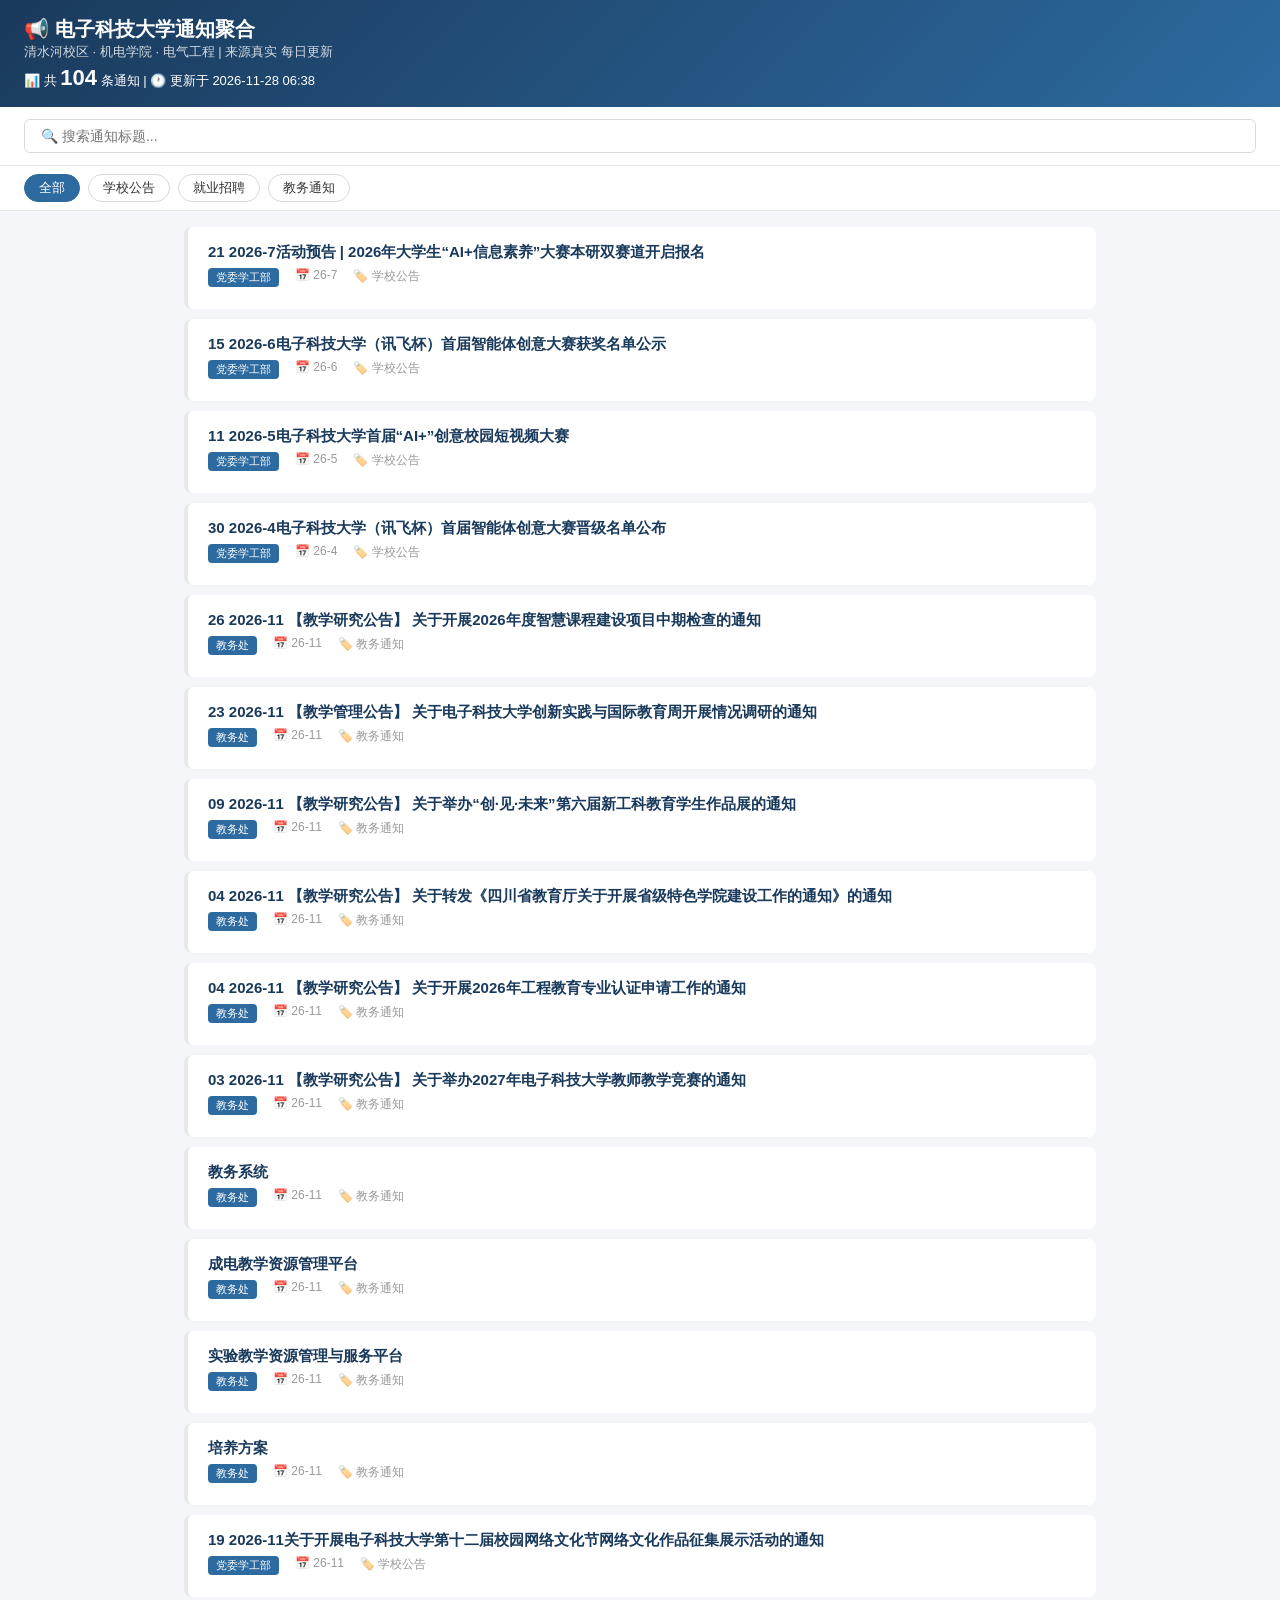
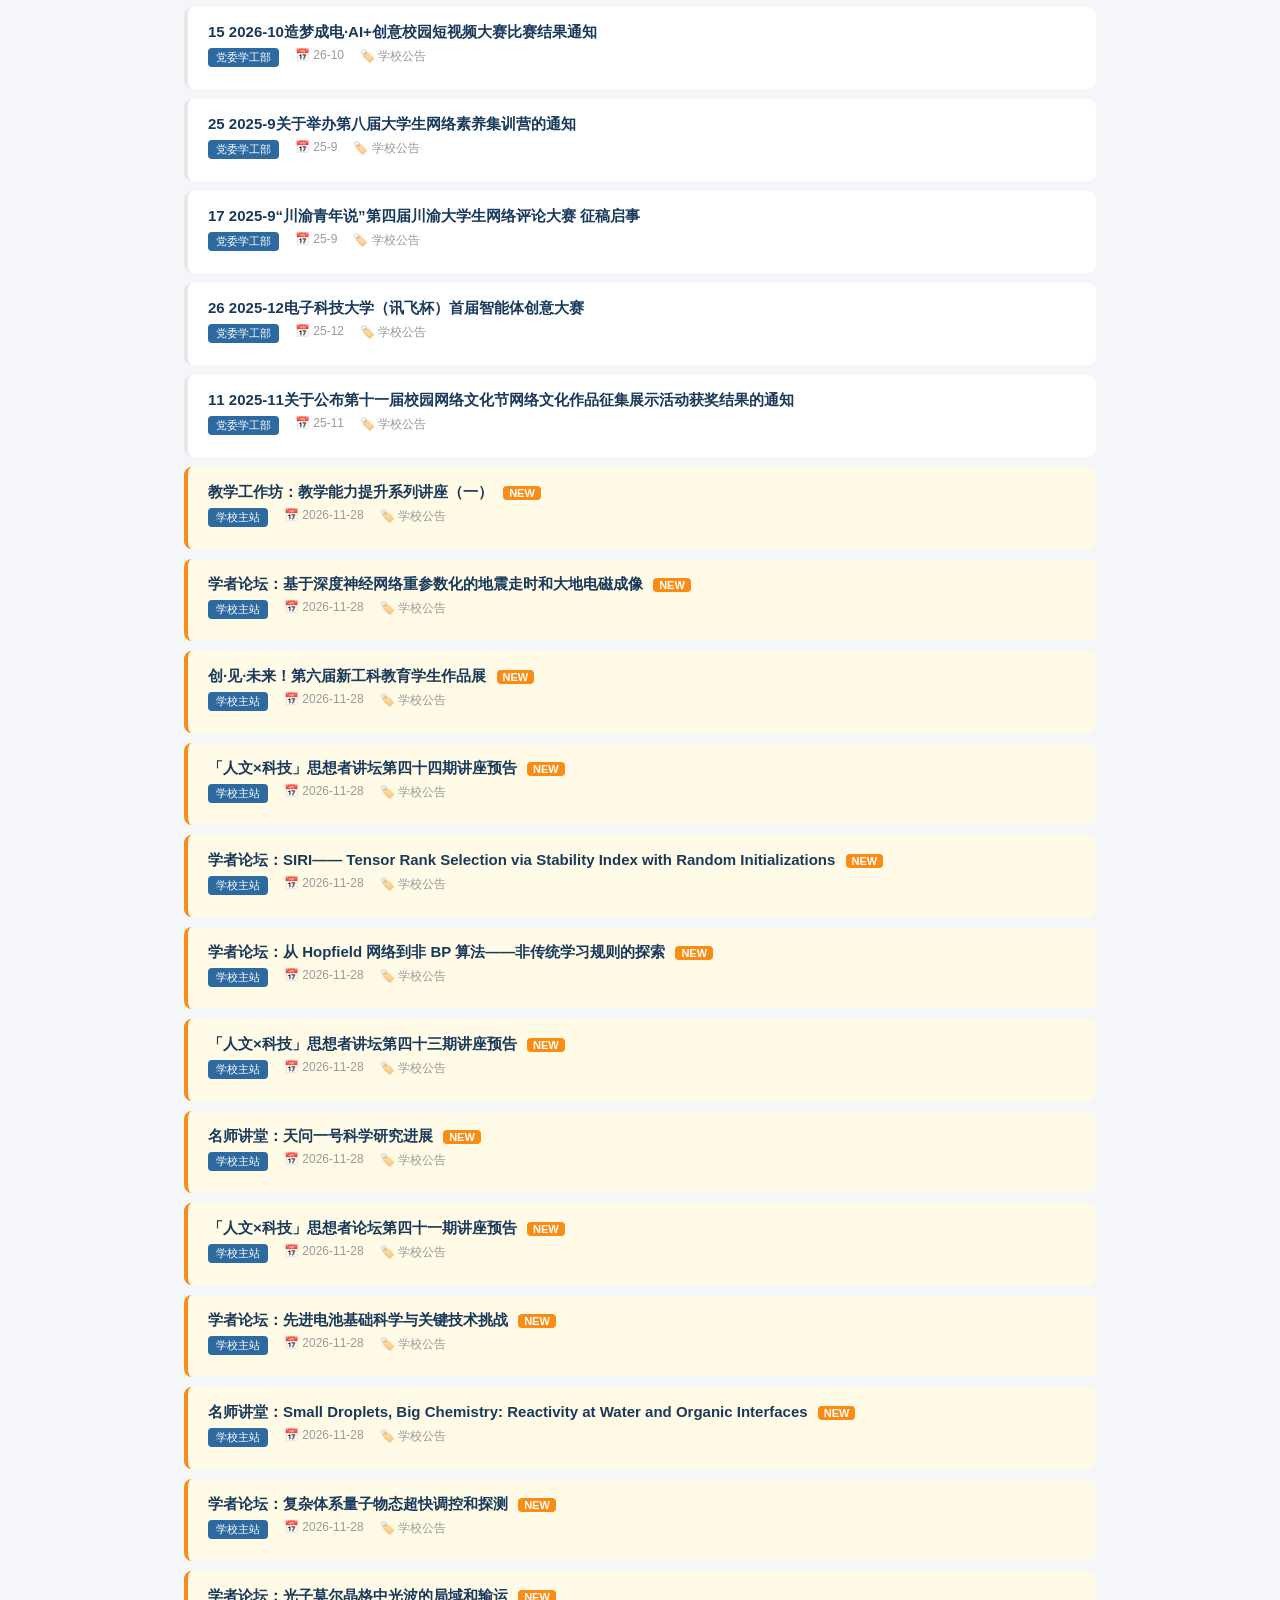
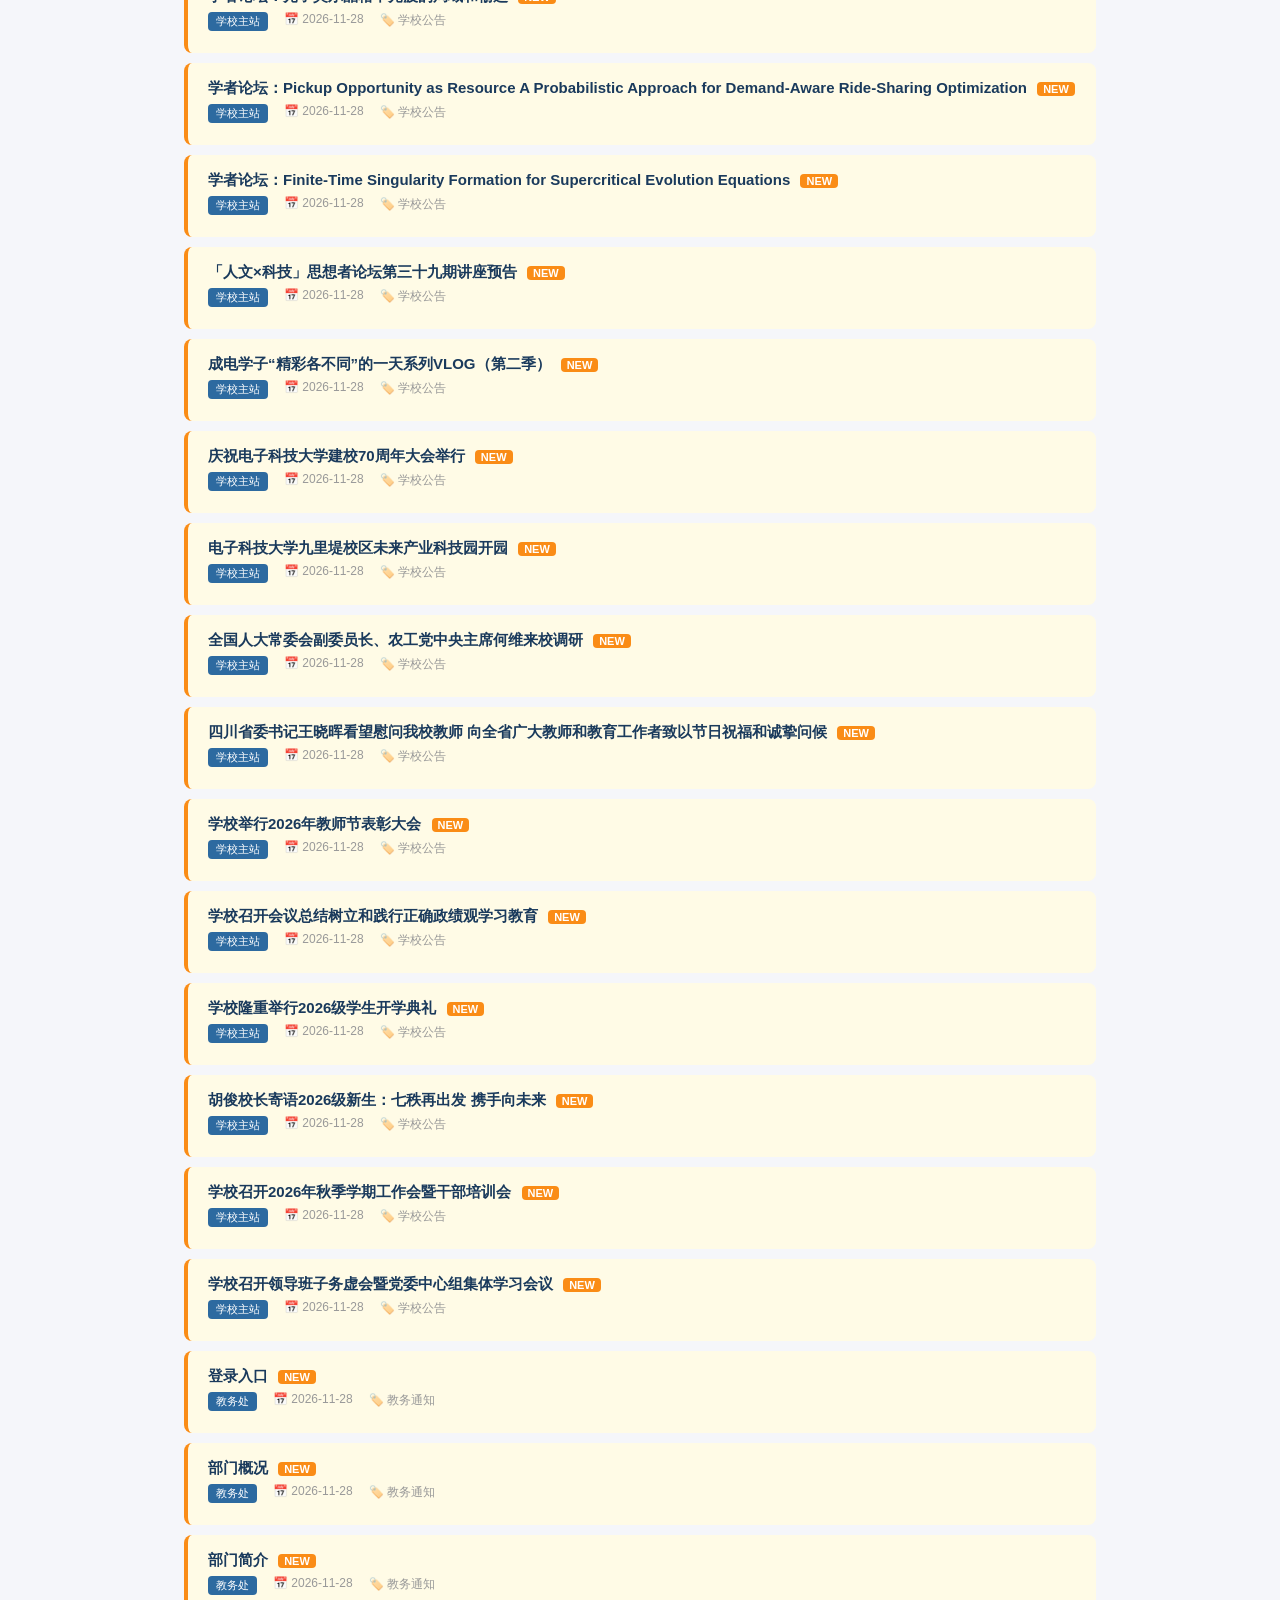
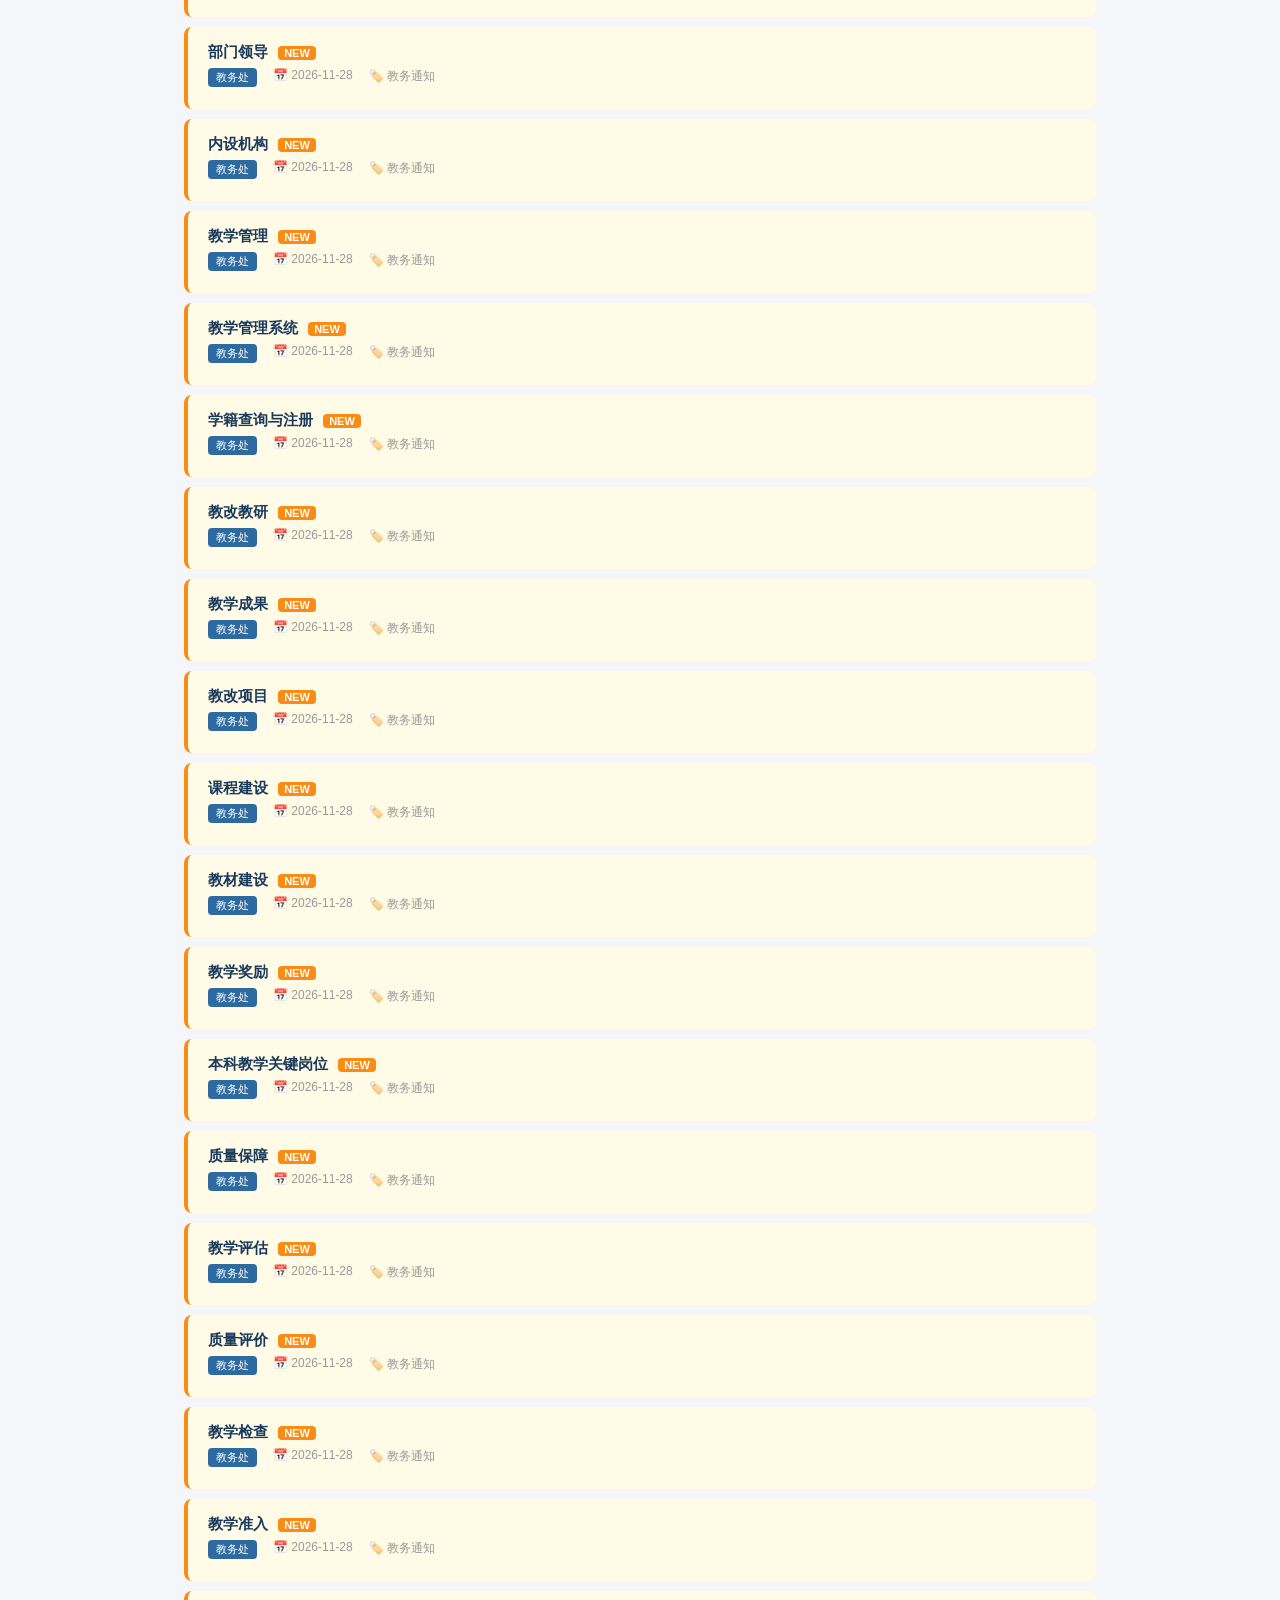
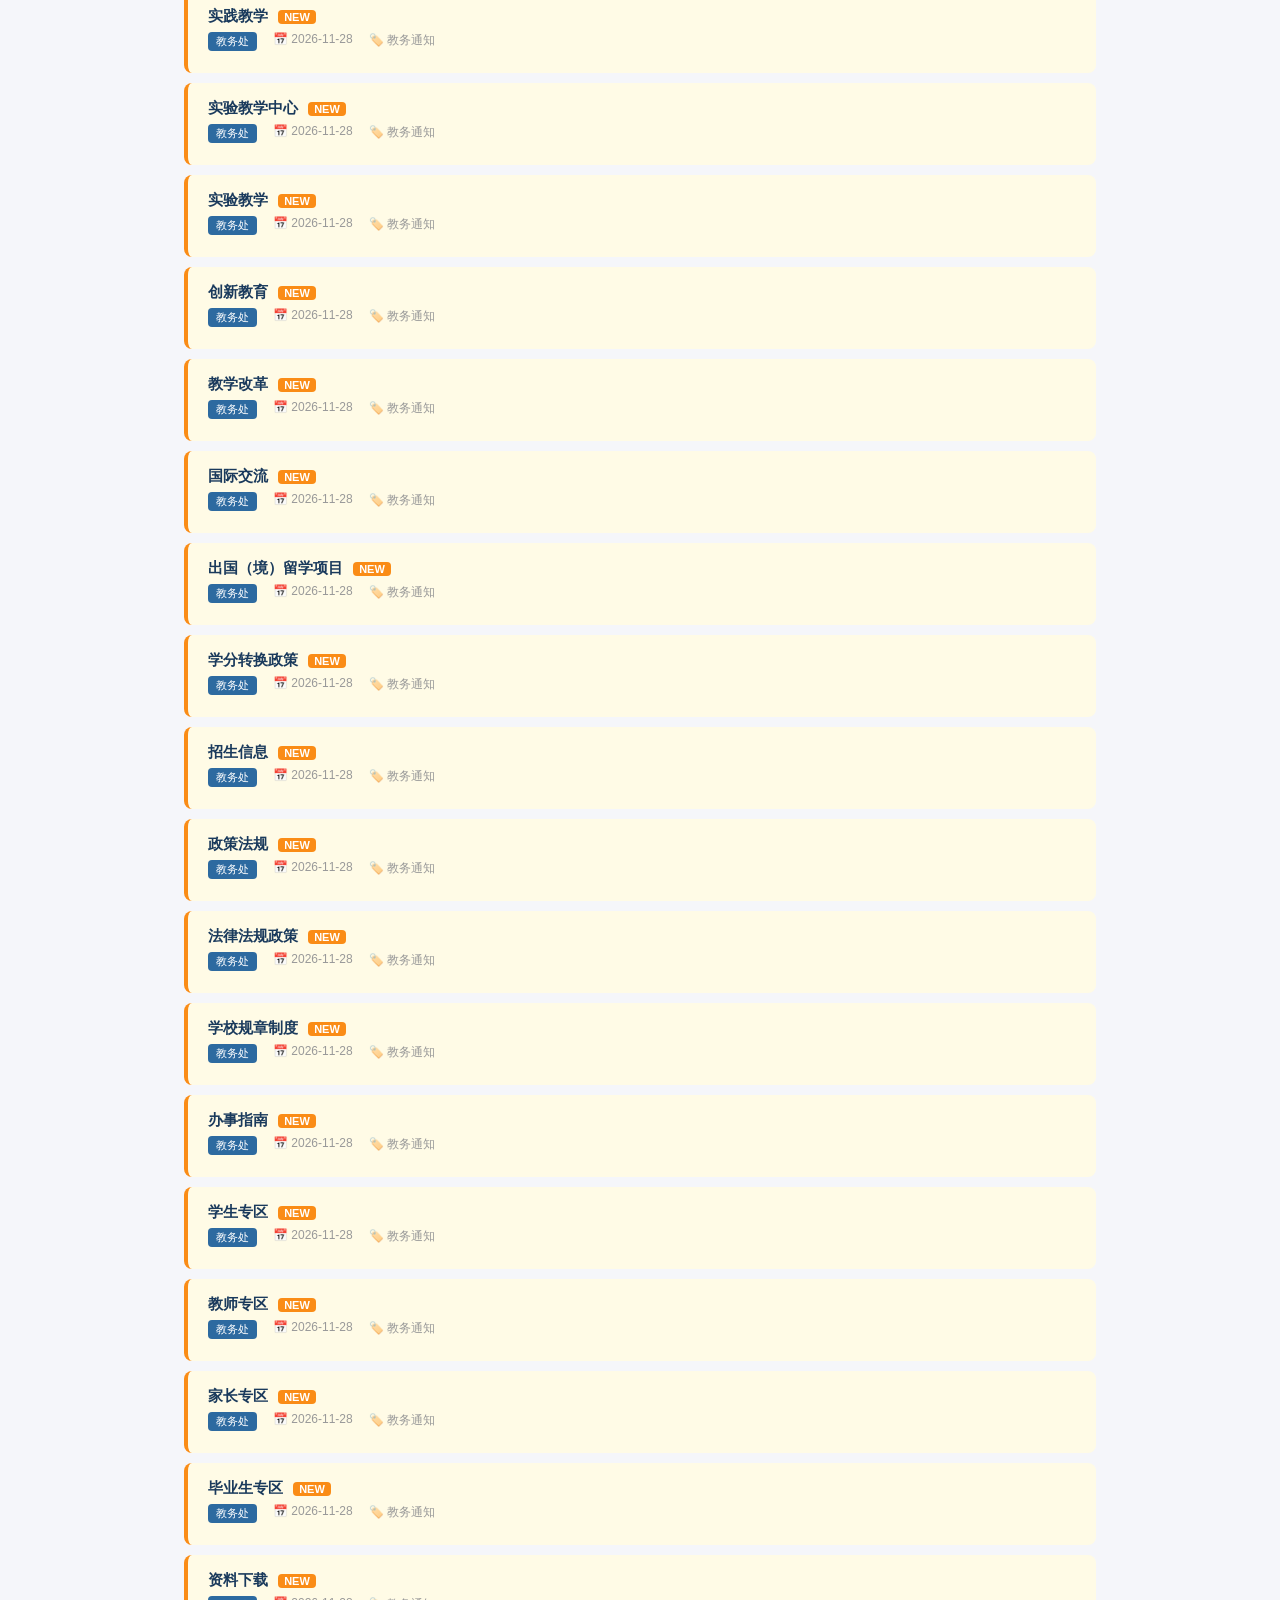
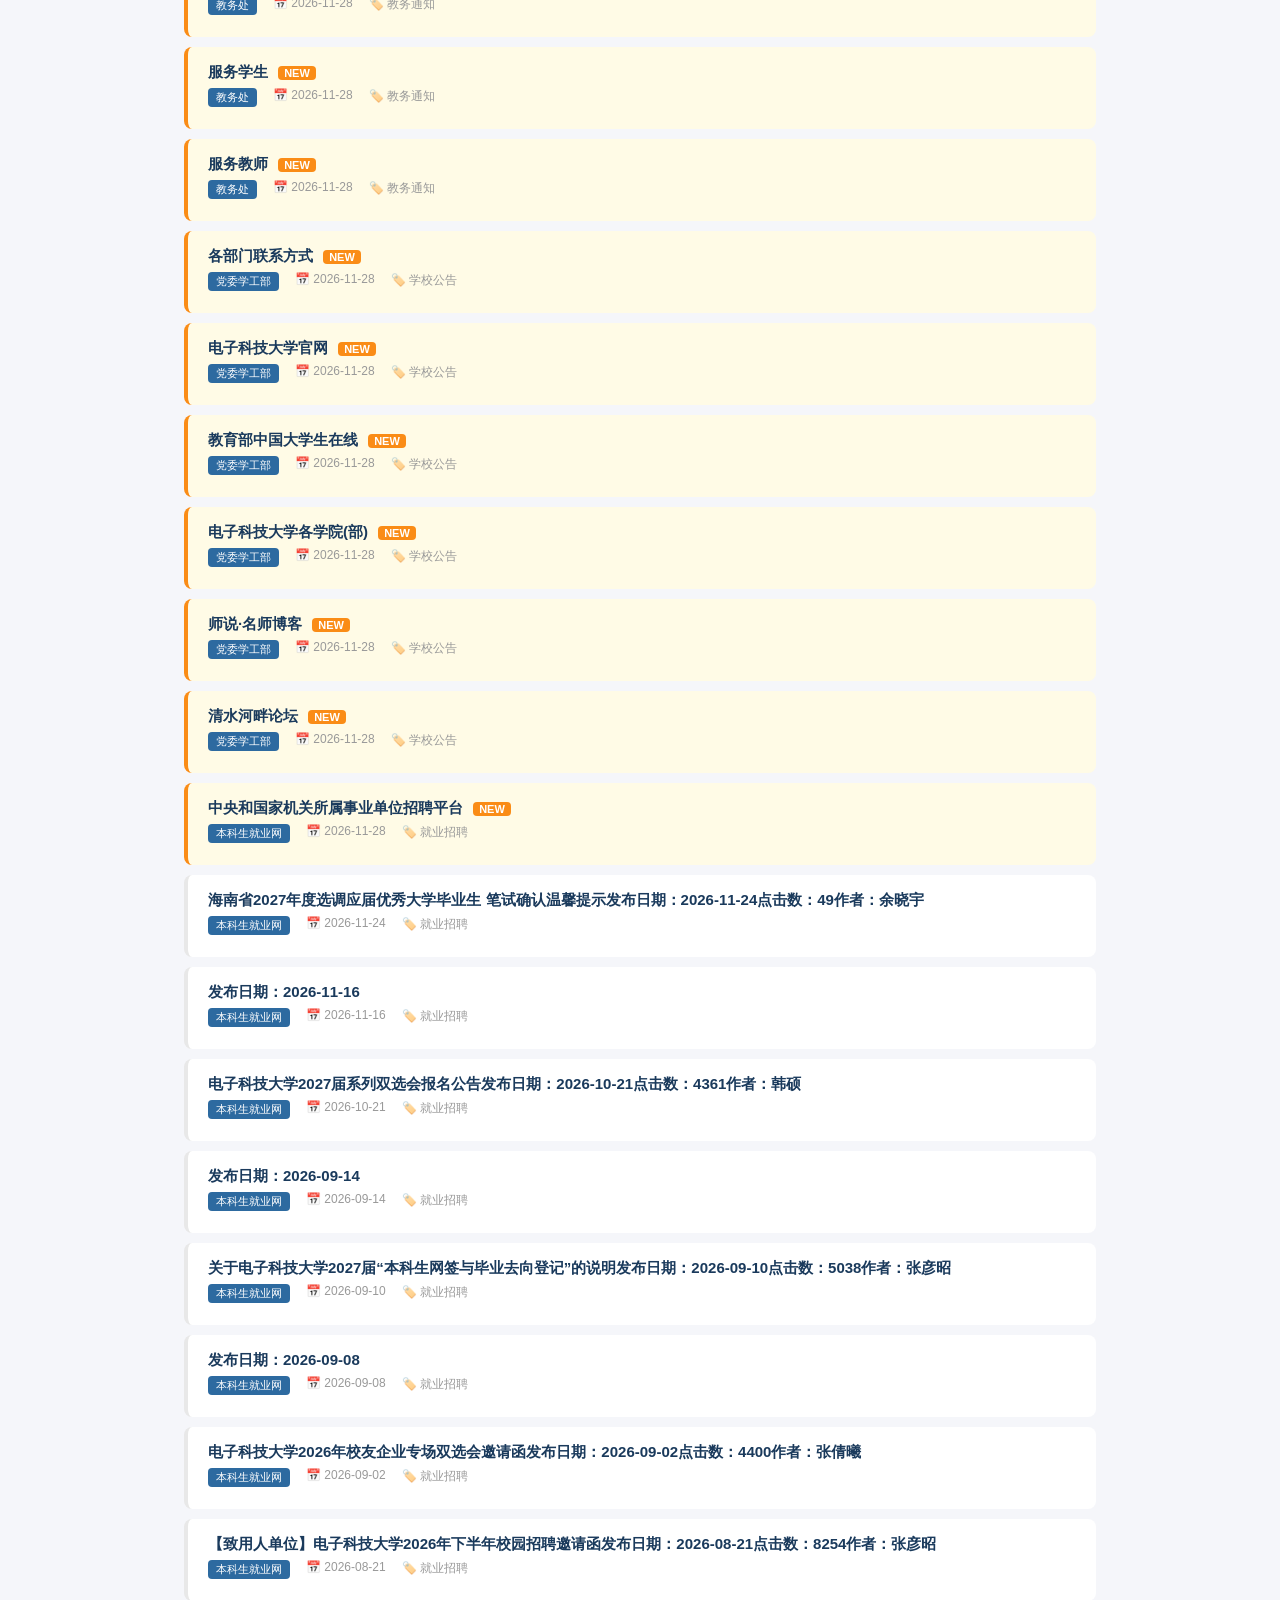
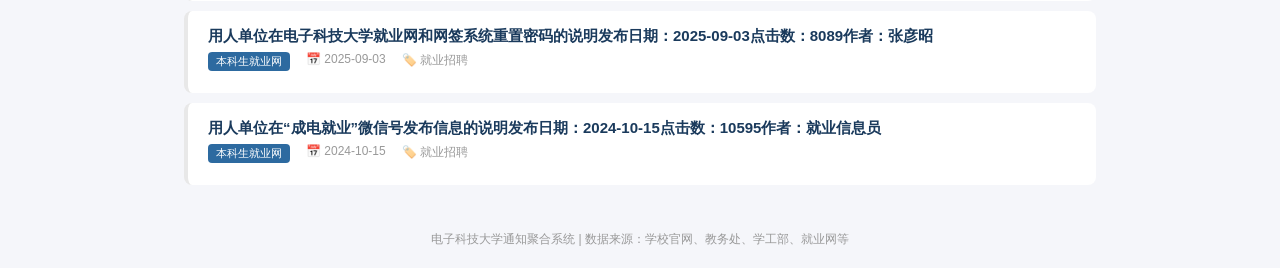
<file: index.html>
<!DOCTYPE html>
<html lang="zh-CN">
<head>
    <meta charset="UTF-8">
    <meta name="viewport" content="width=device-width, initial-scale=1.0">
    <title>电子科技大学通知聚合</title>
    <style>
        * { margin: 0; padding: 0; box-sizing: border-box; }
        body { font-family: -apple-system, BlinkMacSystemFont, "Segoe UI", "PingFang SC", "Microsoft YaHei", sans-serif; background: #f5f6fa; color: #333; }
        .header { background: linear-gradient(135deg, #1a3a5c 0%, #2d6aa0 100%); color: #fff; padding: 16px 24px; position: sticky; top: 0; z-index: 100; }
        .header h1 { font-size: 20px; }
        .header .subtitle { font-size: 13px; opacity: 0.8; }
        .header .stats { font-size: 13px; margin-top: 4px; }
        .header .stats .num { font-size: 22px; font-weight: 700; }
        .search-bar { background: #fff; padding: 12px 24px; display: flex; gap: 10px; flex-wrap: wrap; border-bottom: 1px solid #e8e8e8; }
        .search-bar input { flex: 1; min-width: 200px; padding: 8px 16px; border: 1px solid #d9d9d9; border-radius: 6px; font-size: 14px; }
        .search-bar input:focus { border-color: #2d6aa0; outline: none; }
        .category-tags { background: #fff; padding: 8px 24px; display: flex; gap: 8px; flex-wrap: wrap; border-bottom: 1px solid #e8e8e8; }
        .cat-tag { padding: 4px 14px; border-radius: 20px; font-size: 13px; cursor: pointer; border: 1px solid #d9d9d9; background: #fff; }
        .cat-tag:hover { border-color: #2d6aa0; color: #2d6aa0; }
        .cat-tag.active { background: #2d6aa0; color: #fff; border-color: #2d6aa0; }
        .container { max-width: 960px; margin: 0 auto; padding: 16px 24px; }
        .notice-list { list-style: none; }
        .notice-item { background: #fff; margin-bottom: 10px; border-radius: 8px; padding: 16px 20px; border-left: 4px solid #e8e8e8; cursor: pointer; transition: box-shadow 0.2s; }
        .notice-item:hover { box-shadow: 0 2px 12px rgba(0,0,0,0.1); }
        .notice-item.is-new { border-left-color: #fa8c16; background: #fffbe6; }
        .notice-title { font-size: 15px; font-weight: 600; color: #1a3a5c; margin-bottom: 6px; }
        .notice-meta { display: flex; gap: 16px; font-size: 12px; color: #999; flex-wrap: wrap; }
        .notice-source { display: inline-block; padding: 2px 8px; border-radius: 4px; font-size: 11px; background: #2d6aa0; color: #fff; }
        .notice-summary { margin-top: 6px; font-size: 13px; color: #666; display: -webkit-box; -webkit-line-clamp: 2; -webkit-box-orient: vertical; overflow: hidden; }
        .new-badge { background: #fa8c16; color: #fff; padding: 1px 6px; border-radius: 4px; font-size: 11px; margin-left: 6px; }
        .footer { text-align: center; padding: 20px; font-size: 12px; color: #999; }
        .empty { text-align: center; padding: 60px; color: #999; }
        @media (max-width: 768px) {
            .header { padding: 12px 16px; }
            .search-bar { padding: 8px 16px; }
            .container { padding: 12px; }
            .notice-item { padding: 12px; }
        }
    </style>
</head>
<body>
    <div class="header">
        <h1>📢 电子科技大学通知聚合</h1>
        <div class="subtitle">清水河校区 · 机电学院 · 电气工程 | 来源真实 每日更新</div>
        <div class="stats">📊 共 <span class="num">104</span> 条通知 | 🕐 更新于 2026-11-28 06:38</div>
    </div>
    <div class="search-bar">
        <input type="text" id="searchInput" onkeyup="searchNotices()" placeholder="🔍 搜索通知标题...">
    </div>
    <div class="category-tags" id="categoryTags">
        <span class="cat-tag active" onclick="filterCategory('')">全部</span><span class="cat-tag" onclick="filterCategory('学校公告')">学校公告</span><span class="cat-tag" onclick="filterCategory('就业招聘')">就业招聘</span><span class="cat-tag" onclick="filterCategory('教务通知')">教务通知</span>
    </div>
    <div class="container">
        <ul class="notice-list" id="noticeList">
            
        <li class="notice-item " onclick="window.open('https://xgb.uestc.edu.cn/notice/detail/2b892f75f71840238e2352e016089c4f', '_blank')">
            <div class="notice-title">21 2026-7活动预告 | 2026年大学生“AI+信息素养”大赛本研双赛道开启报名 </div>
            <div class="notice-meta">
                <span class="notice-source">党委学工部</span>
                <span>📅 26-7</span>
                <span>🏷️ 学校公告</span>
            </div>
            <div class="notice-summary"></div>
        </li>
        <li class="notice-item " onclick="window.open('https://xgb.uestc.edu.cn/notice/detail/0a67e5ac18514cc89eb4b2740fba4001', '_blank')">
            <div class="notice-title">15 2026-6电子科技大学（讯飞杯）首届智能体创意大赛获奖名单公示 </div>
            <div class="notice-meta">
                <span class="notice-source">党委学工部</span>
                <span>📅 26-6</span>
                <span>🏷️ 学校公告</span>
            </div>
            <div class="notice-summary"></div>
        </li>
        <li class="notice-item " onclick="window.open('https://xgb.uestc.edu.cn/notice/detail/210efff64f3d46c2a36b3bc4fea61976', '_blank')">
            <div class="notice-title">11 2026-5电子科技大学首届“AI+”创意校园短视频大赛 </div>
            <div class="notice-meta">
                <span class="notice-source">党委学工部</span>
                <span>📅 26-5</span>
                <span>🏷️ 学校公告</span>
            </div>
            <div class="notice-summary"></div>
        </li>
        <li class="notice-item " onclick="window.open('https://xgb.uestc.edu.cn/notice/detail/7e83f9f1850643e5a9fafdd7e4128100', '_blank')">
            <div class="notice-title">30 2026-4电子科技大学（讯飞杯）首届智能体创意大赛晋级名单公布 </div>
            <div class="notice-meta">
                <span class="notice-source">党委学工部</span>
                <span>📅 26-4</span>
                <span>🏷️ 学校公告</span>
            </div>
            <div class="notice-summary"></div>
        </li>
        <li class="notice-item " onclick="window.open('https://www.jwc.uestc.edu.cn/info/1128/24524.htm', '_blank')">
            <div class="notice-title">26 2026-11 【教学研究公告】 关于开展2026年度智慧课程建设项目中期检查的通知 </div>
            <div class="notice-meta">
                <span class="notice-source">教务处</span>
                <span>📅 26-11</span>
                <span>🏷️ 教务通知</span>
            </div>
            <div class="notice-summary"></div>
        </li>
        <li class="notice-item " onclick="window.open('https://www.jwc.uestc.edu.cn/info/1125/24518.htm', '_blank')">
            <div class="notice-title">23 2026-11 【教学管理公告】 关于电子科技大学创新实践与国际教育周开展情况调研的通知 </div>
            <div class="notice-meta">
                <span class="notice-source">教务处</span>
                <span>📅 26-11</span>
                <span>🏷️ 教务通知</span>
            </div>
            <div class="notice-summary"></div>
        </li>
        <li class="notice-item " onclick="window.open('https://www.jwc.uestc.edu.cn/info/1128/24354.htm', '_blank')">
            <div class="notice-title">09 2026-11 【教学研究公告】 关于举办“创·见·未来”第六届新工科教育学生作品展的通知 </div>
            <div class="notice-meta">
                <span class="notice-source">教务处</span>
                <span>📅 26-11</span>
                <span>🏷️ 教务通知</span>
            </div>
            <div class="notice-summary"></div>
        </li>
        <li class="notice-item " onclick="window.open('https://www.jwc.uestc.edu.cn/nry.jsp?urltype=news.NewsContentUrl&wbtreeid=1128&wbnewsid=24327', '_blank')">
            <div class="notice-title">04 2026-11 【教学研究公告】 关于转发《四川省教育厅关于开展省级特色学院建设工作的通知》的通知 </div>
            <div class="notice-meta">
                <span class="notice-source">教务处</span>
                <span>📅 26-11</span>
                <span>🏷️ 教务通知</span>
            </div>
            <div class="notice-summary"></div>
        </li>
        <li class="notice-item " onclick="window.open('https://www.jwc.uestc.edu.cn/info/1128/24325.htm', '_blank')">
            <div class="notice-title">04 2026-11 【教学研究公告】 关于开展2026年工程教育专业认证申请工作的通知 </div>
            <div class="notice-meta">
                <span class="notice-source">教务处</span>
                <span>📅 26-11</span>
                <span>🏷️ 教务通知</span>
            </div>
            <div class="notice-summary"></div>
        </li>
        <li class="notice-item " onclick="window.open('https://www.jwc.uestc.edu.cn/nry.jsp?urltype=news.NewsContentUrl&wbtreeid=1128&wbnewsid=24319', '_blank')">
            <div class="notice-title">03 2026-11 【教学研究公告】 关于举办2027年电子科技大学教师教学竞赛的通知 </div>
            <div class="notice-meta">
                <span class="notice-source">教务处</span>
                <span>📅 26-11</span>
                <span>🏷️ 教务通知</span>
            </div>
            <div class="notice-summary"></div>
        </li>
        <li class="notice-item " onclick="window.open('https://idas.uestc.edu.cn/authserver/login?service=https://eams.uestc.edu.cn/eams/login.action', '_blank')">
            <div class="notice-title">教务系统 </div>
            <div class="notice-meta">
                <span class="notice-source">教务处</span>
                <span>📅 26-11</span>
                <span>🏷️ 教务通知</span>
            </div>
            <div class="notice-summary"></div>
        </li>
        <li class="notice-item " onclick="window.open('https://resource.uestc.edu.cn/', '_blank')">
            <div class="notice-title">成电教学资源管理平台 </div>
            <div class="notice-meta">
                <span class="notice-source">教务处</span>
                <span>📅 26-11</span>
                <span>🏷️ 教务通知</span>
            </div>
            <div class="notice-summary"></div>
        </li>
        <li class="notice-item " onclick="window.open('https://syjx.uestc.edu.cn/', '_blank')">
            <div class="notice-title">实验教学资源管理与服务平台 </div>
            <div class="notice-meta">
                <span class="notice-source">教务处</span>
                <span>📅 26-11</span>
                <span>🏷️ 教务通知</span>
            </div>
            <div class="notice-summary"></div>
        </li>
        <li class="notice-item " onclick="window.open('https://www.jwc.uestc.edu.cn/cyxx/pyfa.htm', '_blank')">
            <div class="notice-title">培养方案 </div>
            <div class="notice-meta">
                <span class="notice-source">教务处</span>
                <span>📅 26-11</span>
                <span>🏷️ 教务通知</span>
            </div>
            <div class="notice-summary"></div>
        </li>
        <li class="notice-item " onclick="window.open('https://xgb.uestc.edu.cn/notice/detail/be772a7301d1473fa3fb153c0ed1fbdd', '_blank')">
            <div class="notice-title">19 2026-11关于开展电子科技大学第十二届校园网络文化节网络文化作品征集展示活动的通知 </div>
            <div class="notice-meta">
                <span class="notice-source">党委学工部</span>
                <span>📅 26-11</span>
                <span>🏷️ 学校公告</span>
            </div>
            <div class="notice-summary"></div>
        </li>
        <li class="notice-item " onclick="window.open('https://xgb.uestc.edu.cn/notice/detail/ab8e9be7754b4015948b26b3a03906b8', '_blank')">
            <div class="notice-title">15 2026-10造梦成电·AI+创意校园短视频大赛比赛结果通知 </div>
            <div class="notice-meta">
                <span class="notice-source">党委学工部</span>
                <span>📅 26-10</span>
                <span>🏷️ 学校公告</span>
            </div>
            <div class="notice-summary"></div>
        </li>
        <li class="notice-item " onclick="window.open('https://xgb.uestc.edu.cn/notice/detail/00d02ebc2c964e00affa49eea47162b4', '_blank')">
            <div class="notice-title">25 2025-9关于举办第八届大学生网络素养集训营的通知 </div>
            <div class="notice-meta">
                <span class="notice-source">党委学工部</span>
                <span>📅 25-9</span>
                <span>🏷️ 学校公告</span>
            </div>
            <div class="notice-summary"></div>
        </li>
        <li class="notice-item " onclick="window.open('https://xgb.uestc.edu.cn/notice/detail/16f2e1b074074998bcc93da5523b9b6c', '_blank')">
            <div class="notice-title">17 2025-9“川渝青年说”第四届川渝大学生网络评论大赛 征稿启事 </div>
            <div class="notice-meta">
                <span class="notice-source">党委学工部</span>
                <span>📅 25-9</span>
                <span>🏷️ 学校公告</span>
            </div>
            <div class="notice-summary"></div>
        </li>
        <li class="notice-item " onclick="window.open('https://xgb.uestc.edu.cn/notice/detail/686ae7af149c4a4fa98f938665d55e69', '_blank')">
            <div class="notice-title">26 2025-12电子科技大学（讯飞杯）首届智能体创意大赛 </div>
            <div class="notice-meta">
                <span class="notice-source">党委学工部</span>
                <span>📅 25-12</span>
                <span>🏷️ 学校公告</span>
            </div>
            <div class="notice-summary"></div>
        </li>
        <li class="notice-item " onclick="window.open('https://xgb.uestc.edu.cn/notice/detail/5c793282993c41e3a20e258941f621a4', '_blank')">
            <div class="notice-title">11 2025-11关于公布第十一届校园网络文化节网络文化作品征集展示活动获奖结果的通知 </div>
            <div class="notice-meta">
                <span class="notice-source">党委学工部</span>
                <span>📅 25-11</span>
                <span>🏷️ 学校公告</span>
            </div>
            <div class="notice-summary"></div>
        </li>
        <li class="notice-item is-new" onclick="window.open('https://news.uestc.edu.cn/info/1015/45669.htm', '_blank')">
            <div class="notice-title">教学工作坊：教学能力提升系列讲座（一） <span class="new-badge">NEW</span></div>
            <div class="notice-meta">
                <span class="notice-source">学校主站</span>
                <span>📅 2026-11-28</span>
                <span>🏷️ 学校公告</span>
            </div>
            <div class="notice-summary"></div>
        </li>
        <li class="notice-item is-new" onclick="window.open('https://news.uestc.edu.cn/info/1015/45677.htm', '_blank')">
            <div class="notice-title">学者论坛：基于深度神经网络重参数化的地震走时和大地电磁成像 <span class="new-badge">NEW</span></div>
            <div class="notice-meta">
                <span class="notice-source">学校主站</span>
                <span>📅 2026-11-28</span>
                <span>🏷️ 学校公告</span>
            </div>
            <div class="notice-summary"></div>
        </li>
        <li class="notice-item is-new" onclick="window.open('https://news.uestc.edu.cn/info/1015/45586.htm', '_blank')">
            <div class="notice-title">创·见·未来！第六届新工科教育学生作品展 <span class="new-badge">NEW</span></div>
            <div class="notice-meta">
                <span class="notice-source">学校主站</span>
                <span>📅 2026-11-28</span>
                <span>🏷️ 学校公告</span>
            </div>
            <div class="notice-summary"></div>
        </li>
        <li class="notice-item is-new" onclick="window.open('https://news.uestc.edu.cn/info/1015/45363.htm', '_blank')">
            <div class="notice-title">「人文×科技」思想者讲坛第四十四期讲座预告 <span class="new-badge">NEW</span></div>
            <div class="notice-meta">
                <span class="notice-source">学校主站</span>
                <span>📅 2026-11-28</span>
                <span>🏷️ 学校公告</span>
            </div>
            <div class="notice-summary"></div>
        </li>
        <li class="notice-item is-new" onclick="window.open('https://news.uestc.edu.cn/info/1015/45315.htm', '_blank')">
            <div class="notice-title">学者论坛：SIRI—— Tensor Rank Selection via Stability Index with Random Initializations <span class="new-badge">NEW</span></div>
            <div class="notice-meta">
                <span class="notice-source">学校主站</span>
                <span>📅 2026-11-28</span>
                <span>🏷️ 学校公告</span>
            </div>
            <div class="notice-summary"></div>
        </li>
        <li class="notice-item is-new" onclick="window.open('https://news.uestc.edu.cn/info/1015/45261.htm', '_blank')">
            <div class="notice-title">学者论坛：从 Hopfield 网络到非 BP 算法——非传统学习规则的探索 <span class="new-badge">NEW</span></div>
            <div class="notice-meta">
                <span class="notice-source">学校主站</span>
                <span>📅 2026-11-28</span>
                <span>🏷️ 学校公告</span>
            </div>
            <div class="notice-summary"></div>
        </li>
        <li class="notice-item is-new" onclick="window.open('https://news.uestc.edu.cn/info/1015/44916.htm', '_blank')">
            <div class="notice-title">「人文×科技」思想者讲坛第四十三期讲座预告 <span class="new-badge">NEW</span></div>
            <div class="notice-meta">
                <span class="notice-source">学校主站</span>
                <span>📅 2026-11-28</span>
                <span>🏷️ 学校公告</span>
            </div>
            <div class="notice-summary"></div>
        </li>
        <li class="notice-item is-new" onclick="window.open('https://news.uestc.edu.cn/info/1015/44768.htm', '_blank')">
            <div class="notice-title">名师讲堂：天问一号科学研究进展 <span class="new-badge">NEW</span></div>
            <div class="notice-meta">
                <span class="notice-source">学校主站</span>
                <span>📅 2026-11-28</span>
                <span>🏷️ 学校公告</span>
            </div>
            <div class="notice-summary"></div>
        </li>
        <li class="notice-item is-new" onclick="window.open('https://news.uestc.edu.cn/info/1015/44679.htm', '_blank')">
            <div class="notice-title">「人文×科技」思想者论坛第四十一期讲座预告 <span class="new-badge">NEW</span></div>
            <div class="notice-meta">
                <span class="notice-source">学校主站</span>
                <span>📅 2026-11-28</span>
                <span>🏷️ 学校公告</span>
            </div>
            <div class="notice-summary"></div>
        </li>
        <li class="notice-item is-new" onclick="window.open('https://news.uestc.edu.cn/info/1015/44631.htm', '_blank')">
            <div class="notice-title">学者论坛：先进电池基础科学与关键技术挑战 <span class="new-badge">NEW</span></div>
            <div class="notice-meta">
                <span class="notice-source">学校主站</span>
                <span>📅 2026-11-28</span>
                <span>🏷️ 学校公告</span>
            </div>
            <div class="notice-summary"></div>
        </li>
        <li class="notice-item is-new" onclick="window.open('https://news.uestc.edu.cn/info/1015/44526.htm', '_blank')">
            <div class="notice-title">名师讲堂：Small Droplets, Big Chemistry: Reactivity at Water and Organic Interfaces <span class="new-badge">NEW</span></div>
            <div class="notice-meta">
                <span class="notice-source">学校主站</span>
                <span>📅 2026-11-28</span>
                <span>🏷️ 学校公告</span>
            </div>
            <div class="notice-summary"></div>
        </li>
        <li class="notice-item is-new" onclick="window.open('https://news.uestc.edu.cn/info/1015/44525.htm', '_blank')">
            <div class="notice-title">学者论坛：复杂体系量子物态超快调控和探测 <span class="new-badge">NEW</span></div>
            <div class="notice-meta">
                <span class="notice-source">学校主站</span>
                <span>📅 2026-11-28</span>
                <span>🏷️ 学校公告</span>
            </div>
            <div class="notice-summary"></div>
        </li>
        <li class="notice-item is-new" onclick="window.open('https://news.uestc.edu.cn/info/1015/44438.htm', '_blank')">
            <div class="notice-title">学者论坛：光子莫尔晶格中光波的局域和输运 <span class="new-badge">NEW</span></div>
            <div class="notice-meta">
                <span class="notice-source">学校主站</span>
                <span>📅 2026-11-28</span>
                <span>🏷️ 学校公告</span>
            </div>
            <div class="notice-summary"></div>
        </li>
        <li class="notice-item is-new" onclick="window.open('https://news.uestc.edu.cn/info/1015/44384.htm', '_blank')">
            <div class="notice-title">学者论坛：Pickup Opportunity as Resource A Probabilistic Approach for Demand-Aware Ride-Sharing Optimization <span class="new-badge">NEW</span></div>
            <div class="notice-meta">
                <span class="notice-source">学校主站</span>
                <span>📅 2026-11-28</span>
                <span>🏷️ 学校公告</span>
            </div>
            <div class="notice-summary"></div>
        </li>
        <li class="notice-item is-new" onclick="window.open('https://news.uestc.edu.cn/info/1015/44428.htm', '_blank')">
            <div class="notice-title">学者论坛：Finite-Time Singularity Formation for Supercritical Evolution Equations <span class="new-badge">NEW</span></div>
            <div class="notice-meta">
                <span class="notice-source">学校主站</span>
                <span>📅 2026-11-28</span>
                <span>🏷️ 学校公告</span>
            </div>
            <div class="notice-summary"></div>
        </li>
        <li class="notice-item is-new" onclick="window.open('https://news.uestc.edu.cn/info/1015/44357.htm', '_blank')">
            <div class="notice-title">「人文×科技」思想者论坛第三十九期讲座预告 <span class="new-badge">NEW</span></div>
            <div class="notice-meta">
                <span class="notice-source">学校主站</span>
                <span>📅 2026-11-28</span>
                <span>🏷️ 学校公告</span>
            </div>
            <div class="notice-summary"></div>
        </li>
        <li class="notice-item is-new" onclick="window.open('https://news.uestc.edu.cn/info/1013/41836.htm', '_blank')">
            <div class="notice-title">成电学子“精彩各不同”的一天系列VLOG（第二季） <span class="new-badge">NEW</span></div>
            <div class="notice-meta">
                <span class="notice-source">学校主站</span>
                <span>📅 2026-11-28</span>
                <span>🏷️ 学校公告</span>
            </div>
            <div class="notice-summary"></div>
        </li>
        <li class="notice-item is-new" onclick="window.open('https://news.uestc.edu.cn/info/1002/44025.htm', '_blank')">
            <div class="notice-title">庆祝电子科技大学建校70周年大会举行 <span class="new-badge">NEW</span></div>
            <div class="notice-meta">
                <span class="notice-source">学校主站</span>
                <span>📅 2026-11-28</span>
                <span>🏷️ 学校公告</span>
            </div>
            <div class="notice-summary"></div>
        </li>
        <li class="notice-item is-new" onclick="window.open('https://news.uestc.edu.cn/info/1002/43968.htm', '_blank')">
            <div class="notice-title">电子科技大学九里堤校区未来产业科技园开园 <span class="new-badge">NEW</span></div>
            <div class="notice-meta">
                <span class="notice-source">学校主站</span>
                <span>📅 2026-11-28</span>
                <span>🏷️ 学校公告</span>
            </div>
            <div class="notice-summary"></div>
        </li>
        <li class="notice-item is-new" onclick="window.open('https://news.uestc.edu.cn/info/1002/43457.htm', '_blank')">
            <div class="notice-title">全国人大常委会副委员长、农工党中央主席何维来校调研 <span class="new-badge">NEW</span></div>
            <div class="notice-meta">
                <span class="notice-source">学校主站</span>
                <span>📅 2026-11-28</span>
                <span>🏷️ 学校公告</span>
            </div>
            <div class="notice-summary"></div>
        </li>
        <li class="notice-item is-new" onclick="window.open('https://news.uestc.edu.cn/info/1002/43416.htm', '_blank')">
            <div class="notice-title">四川省委书记王晓晖看望慰问我校教师 向全省广大教师和教育工作者致以节日祝福和诚挚问候 <span class="new-badge">NEW</span></div>
            <div class="notice-meta">
                <span class="notice-source">学校主站</span>
                <span>📅 2026-11-28</span>
                <span>🏷️ 学校公告</span>
            </div>
            <div class="notice-summary"></div>
        </li>
        <li class="notice-item is-new" onclick="window.open('https://news.uestc.edu.cn/info/1002/43403.htm', '_blank')">
            <div class="notice-title">学校举行2026年教师节表彰大会 <span class="new-badge">NEW</span></div>
            <div class="notice-meta">
                <span class="notice-source">学校主站</span>
                <span>📅 2026-11-28</span>
                <span>🏷️ 学校公告</span>
            </div>
            <div class="notice-summary"></div>
        </li>
        <li class="notice-item is-new" onclick="window.open('https://news.uestc.edu.cn/info/1002/43360.htm', '_blank')">
            <div class="notice-title">学校召开会议总结树立和践行正确政绩观学习教育 <span class="new-badge">NEW</span></div>
            <div class="notice-meta">
                <span class="notice-source">学校主站</span>
                <span>📅 2026-11-28</span>
                <span>🏷️ 学校公告</span>
            </div>
            <div class="notice-summary"></div>
        </li>
        <li class="notice-item is-new" onclick="window.open('https://news.uestc.edu.cn/info/1002/43042.htm', '_blank')">
            <div class="notice-title">学校隆重举行2026级学生开学典礼 <span class="new-badge">NEW</span></div>
            <div class="notice-meta">
                <span class="notice-source">学校主站</span>
                <span>📅 2026-11-28</span>
                <span>🏷️ 学校公告</span>
            </div>
            <div class="notice-summary"></div>
        </li>
        <li class="notice-item is-new" onclick="window.open('https://news.uestc.edu.cn/info/1002/43036.htm', '_blank')">
            <div class="notice-title">胡俊校长寄语2026级新生：七秩再出发 携手向未来 <span class="new-badge">NEW</span></div>
            <div class="notice-meta">
                <span class="notice-source">学校主站</span>
                <span>📅 2026-11-28</span>
                <span>🏷️ 学校公告</span>
            </div>
            <div class="notice-summary"></div>
        </li>
        <li class="notice-item is-new" onclick="window.open('https://news.uestc.edu.cn/info/1002/42955.htm', '_blank')">
            <div class="notice-title">学校召开2026年秋季学期工作会暨干部培训会 <span class="new-badge">NEW</span></div>
            <div class="notice-meta">
                <span class="notice-source">学校主站</span>
                <span>📅 2026-11-28</span>
                <span>🏷️ 学校公告</span>
            </div>
            <div class="notice-summary"></div>
        </li>
        <li class="notice-item is-new" onclick="window.open('https://news.uestc.edu.cn/info/1002/42900.htm', '_blank')">
            <div class="notice-title">学校召开领导班子务虚会暨党委中心组集体学习会议 <span class="new-badge">NEW</span></div>
            <div class="notice-meta">
                <span class="notice-source">学校主站</span>
                <span>📅 2026-11-28</span>
                <span>🏷️ 学校公告</span>
            </div>
            <div class="notice-summary"></div>
        </li>
        <li class="notice-item is-new" onclick="window.open('https://webgroup1.uestc.cn/system/caslogin.jsp', '_blank')">
            <div class="notice-title">登录入口 <span class="new-badge">NEW</span></div>
            <div class="notice-meta">
                <span class="notice-source">教务处</span>
                <span>📅 2026-11-28</span>
                <span>🏷️ 教务通知</span>
            </div>
            <div class="notice-summary"></div>
        </li>
        <li class="notice-item is-new" onclick="window.open('https://www.jwc.uestc.edu.cn/bmgk/bmjj.htm', '_blank')">
            <div class="notice-title">部门概况 <span class="new-badge">NEW</span></div>
            <div class="notice-meta">
                <span class="notice-source">教务处</span>
                <span>📅 2026-11-28</span>
                <span>🏷️ 教务通知</span>
            </div>
            <div class="notice-summary"></div>
        </li>
        <li class="notice-item is-new" onclick="window.open('https://www.jwc.uestc.edu.cn/bmgk/bmjj.htm', '_blank')">
            <div class="notice-title">部门简介 <span class="new-badge">NEW</span></div>
            <div class="notice-meta">
                <span class="notice-source">教务处</span>
                <span>📅 2026-11-28</span>
                <span>🏷️ 教务通知</span>
            </div>
            <div class="notice-summary"></div>
        </li>
        <li class="notice-item is-new" onclick="window.open('https://www.jwc.uestc.edu.cn/bmgk/bmld.htm', '_blank')">
            <div class="notice-title">部门领导 <span class="new-badge">NEW</span></div>
            <div class="notice-meta">
                <span class="notice-source">教务处</span>
                <span>📅 2026-11-28</span>
                <span>🏷️ 教务通知</span>
            </div>
            <div class="notice-summary"></div>
        </li>
        <li class="notice-item is-new" onclick="window.open('https://www.jwc.uestc.edu.cn/bmgk/nsjg.htm', '_blank')">
            <div class="notice-title">内设机构 <span class="new-badge">NEW</span></div>
            <div class="notice-meta">
                <span class="notice-source">教务处</span>
                <span>📅 2026-11-28</span>
                <span>🏷️ 教务通知</span>
            </div>
            <div class="notice-summary"></div>
        </li>
        <li class="notice-item is-new" onclick="window.open('https://www.jwc.uestc.edu.cn/jxgl1.htm', '_blank')">
            <div class="notice-title">教学管理 <span class="new-badge">NEW</span></div>
            <div class="notice-meta">
                <span class="notice-source">教务处</span>
                <span>📅 2026-11-28</span>
                <span>🏷️ 教务通知</span>
            </div>
            <div class="notice-summary"></div>
        </li>
        <li class="notice-item is-new" onclick="window.open('https://idas.uestc.edu.cn/authserver/login?service=https://eams.uestc.edu.cn/eams/login.action', '_blank')">
            <div class="notice-title">教学管理系统 <span class="new-badge">NEW</span></div>
            <div class="notice-meta">
                <span class="notice-source">教务处</span>
                <span>📅 2026-11-28</span>
                <span>🏷️ 教务通知</span>
            </div>
            <div class="notice-summary"></div>
        </li>
        <li class="notice-item is-new" onclick="window.open('http://www.chsi.com.cn/', '_blank')">
            <div class="notice-title">学籍查询与注册 <span class="new-badge">NEW</span></div>
            <div class="notice-meta">
                <span class="notice-source">教务处</span>
                <span>📅 2026-11-28</span>
                <span>🏷️ 教务通知</span>
            </div>
            <div class="notice-summary"></div>
        </li>
        <li class="notice-item is-new" onclick="window.open('https://www.jwc.uestc.edu.cn/jgjy.htm', '_blank')">
            <div class="notice-title">教改教研 <span class="new-badge">NEW</span></div>
            <div class="notice-meta">
                <span class="notice-source">教务处</span>
                <span>📅 2026-11-28</span>
                <span>🏷️ 教务通知</span>
            </div>
            <div class="notice-summary"></div>
        </li>
        <li class="notice-item is-new" onclick="window.open('https://www.jwc.uestc.edu.cn/jgjy/jxcg.htm', '_blank')">
            <div class="notice-title">教学成果 <span class="new-badge">NEW</span></div>
            <div class="notice-meta">
                <span class="notice-source">教务处</span>
                <span>📅 2026-11-28</span>
                <span>🏷️ 教务通知</span>
            </div>
            <div class="notice-summary"></div>
        </li>
        <li class="notice-item is-new" onclick="window.open('https://www.jwc.uestc.edu.cn/jgjy/jgxm.htm', '_blank')">
            <div class="notice-title">教改项目 <span class="new-badge">NEW</span></div>
            <div class="notice-meta">
                <span class="notice-source">教务处</span>
                <span>📅 2026-11-28</span>
                <span>🏷️ 教务通知</span>
            </div>
            <div class="notice-summary"></div>
        </li>
        <li class="notice-item is-new" onclick="window.open('https://www.jwc.uestc.edu.cn/jgjy/kcjs.htm', '_blank')">
            <div class="notice-title">课程建设 <span class="new-badge">NEW</span></div>
            <div class="notice-meta">
                <span class="notice-source">教务处</span>
                <span>📅 2026-11-28</span>
                <span>🏷️ 教务通知</span>
            </div>
            <div class="notice-summary"></div>
        </li>
        <li class="notice-item is-new" onclick="window.open('https://www.jwc.uestc.edu.cn/jgjy/jcjs.htm', '_blank')">
            <div class="notice-title">教材建设 <span class="new-badge">NEW</span></div>
            <div class="notice-meta">
                <span class="notice-source">教务处</span>
                <span>📅 2026-11-28</span>
                <span>🏷️ 教务通知</span>
            </div>
            <div class="notice-summary"></div>
        </li>
        <li class="notice-item is-new" onclick="window.open('https://www.jwc.uestc.edu.cn/jgjy/jxjl.htm', '_blank')">
            <div class="notice-title">教学奖励 <span class="new-badge">NEW</span></div>
            <div class="notice-meta">
                <span class="notice-source">教务处</span>
                <span>📅 2026-11-28</span>
                <span>🏷️ 教务通知</span>
            </div>
            <div class="notice-summary"></div>
        </li>
        <li class="notice-item is-new" onclick="window.open('https://www.jwc.uestc.edu.cn/jgjy/bkjxgjgw.htm', '_blank')">
            <div class="notice-title">本科教学关键岗位 <span class="new-badge">NEW</span></div>
            <div class="notice-meta">
                <span class="notice-source">教务处</span>
                <span>📅 2026-11-28</span>
                <span>🏷️ 教务通知</span>
            </div>
            <div class="notice-summary"></div>
        </li>
        <li class="notice-item is-new" onclick="window.open('https://www.jwc.uestc.edu.cn/zlbz.htm', '_blank')">
            <div class="notice-title">质量保障 <span class="new-badge">NEW</span></div>
            <div class="notice-meta">
                <span class="notice-source">教务处</span>
                <span>📅 2026-11-28</span>
                <span>🏷️ 教务通知</span>
            </div>
            <div class="notice-summary"></div>
        </li>
        <li class="notice-item is-new" onclick="window.open('https://www.jwc.uestc.edu.cn/zlbz/jxpg.htm', '_blank')">
            <div class="notice-title">教学评估 <span class="new-badge">NEW</span></div>
            <div class="notice-meta">
                <span class="notice-source">教务处</span>
                <span>📅 2026-11-28</span>
                <span>🏷️ 教务通知</span>
            </div>
            <div class="notice-summary"></div>
        </li>
        <li class="notice-item is-new" onclick="window.open('https://www.jwc.uestc.edu.cn/zlbz/zlpj.htm', '_blank')">
            <div class="notice-title">质量评价 <span class="new-badge">NEW</span></div>
            <div class="notice-meta">
                <span class="notice-source">教务处</span>
                <span>📅 2026-11-28</span>
                <span>🏷️ 教务通知</span>
            </div>
            <div class="notice-summary"></div>
        </li>
        <li class="notice-item is-new" onclick="window.open('https://www.jwc.uestc.edu.cn/zlbz/jxjc.htm', '_blank')">
            <div class="notice-title">教学检查 <span class="new-badge">NEW</span></div>
            <div class="notice-meta">
                <span class="notice-source">教务处</span>
                <span>📅 2026-11-28</span>
                <span>🏷️ 教务通知</span>
            </div>
            <div class="notice-summary"></div>
        </li>
        <li class="notice-item is-new" onclick="window.open('https://www.jwc.uestc.edu.cn/zlbz/jxzr.htm', '_blank')">
            <div class="notice-title">教学准入 <span class="new-badge">NEW</span></div>
            <div class="notice-meta">
                <span class="notice-source">教务处</span>
                <span>📅 2026-11-28</span>
                <span>🏷️ 教务通知</span>
            </div>
            <div class="notice-summary"></div>
        </li>
        <li class="notice-item is-new" onclick="window.open('https://www.jwc.uestc.edu.cn/sjjx.htm', '_blank')">
            <div class="notice-title">实践教学 <span class="new-badge">NEW</span></div>
            <div class="notice-meta">
                <span class="notice-source">教务处</span>
                <span>📅 2026-11-28</span>
                <span>🏷️ 教务通知</span>
            </div>
            <div class="notice-summary"></div>
        </li>
        <li class="notice-item is-new" onclick="window.open('https://www.jwc.uestc.edu.cn/sjjx/syjxzx.htm', '_blank')">
            <div class="notice-title">实验教学中心 <span class="new-badge">NEW</span></div>
            <div class="notice-meta">
                <span class="notice-source">教务处</span>
                <span>📅 2026-11-28</span>
                <span>🏷️ 教务通知</span>
            </div>
            <div class="notice-summary"></div>
        </li>
        <li class="notice-item is-new" onclick="window.open('https://www.jwc.uestc.edu.cn/sjjx/syjx1.htm', '_blank')">
            <div class="notice-title">实验教学 <span class="new-badge">NEW</span></div>
            <div class="notice-meta">
                <span class="notice-source">教务处</span>
                <span>📅 2026-11-28</span>
                <span>🏷️ 教务通知</span>
            </div>
            <div class="notice-summary"></div>
        </li>
        <li class="notice-item is-new" onclick="window.open('https://www.jwc.uestc.edu.cn/sjjx/cxjy.htm', '_blank')">
            <div class="notice-title">创新教育 <span class="new-badge">NEW</span></div>
            <div class="notice-meta">
                <span class="notice-source">教务处</span>
                <span>📅 2026-11-28</span>
                <span>🏷️ 教务通知</span>
            </div>
            <div class="notice-summary"></div>
        </li>
        <li class="notice-item is-new" onclick="window.open('https://www.jwc.uestc.edu.cn/sjjx/jxgg.htm', '_blank')">
            <div class="notice-title">教学改革 <span class="new-badge">NEW</span></div>
            <div class="notice-meta">
                <span class="notice-source">教务处</span>
                <span>📅 2026-11-28</span>
                <span>🏷️ 教务通知</span>
            </div>
            <div class="notice-summary"></div>
        </li>
        <li class="notice-item is-new" onclick="window.open('https://www.jwc.uestc.edu.cn/gjjl.htm', '_blank')">
            <div class="notice-title">国际交流 <span class="new-badge">NEW</span></div>
            <div class="notice-meta">
                <span class="notice-source">教务处</span>
                <span>📅 2026-11-28</span>
                <span>🏷️ 教务通知</span>
            </div>
            <div class="notice-summary"></div>
        </li>
        <li class="notice-item is-new" onclick="window.open('https://www.oice.uestc.edu.cn/', '_blank')">
            <div class="notice-title">出国（境）留学项目 <span class="new-badge">NEW</span></div>
            <div class="notice-meta">
                <span class="notice-source">教务处</span>
                <span>📅 2026-11-28</span>
                <span>🏷️ 教务通知</span>
            </div>
            <div class="notice-summary"></div>
        </li>
        <li class="notice-item is-new" onclick="window.open('https://www.jwc.uestc.edu.cn/gjjl/xfzhzc.htm', '_blank')">
            <div class="notice-title">学分转换政策 <span class="new-badge">NEW</span></div>
            <div class="notice-meta">
                <span class="notice-source">教务处</span>
                <span>📅 2026-11-28</span>
                <span>🏷️ 教务通知</span>
            </div>
            <div class="notice-summary"></div>
        </li>
        <li class="notice-item is-new" onclick="window.open('https://zs.uestc.edu.cn/', '_blank')">
            <div class="notice-title">招生信息 <span class="new-badge">NEW</span></div>
            <div class="notice-meta">
                <span class="notice-source">教务处</span>
                <span>📅 2026-11-28</span>
                <span>🏷️ 教务通知</span>
            </div>
            <div class="notice-summary"></div>
        </li>
        <li class="notice-item is-new" onclick="window.open('https://www.jwc.uestc.edu.cn/zcfg.htm', '_blank')">
            <div class="notice-title">政策法规 <span class="new-badge">NEW</span></div>
            <div class="notice-meta">
                <span class="notice-source">教务处</span>
                <span>📅 2026-11-28</span>
                <span>🏷️ 教务通知</span>
            </div>
            <div class="notice-summary"></div>
        </li>
        <li class="notice-item is-new" onclick="window.open('https://www.jwc.uestc.edu.cn/zcfg/flfgzc.htm', '_blank')">
            <div class="notice-title">法律法规政策 <span class="new-badge">NEW</span></div>
            <div class="notice-meta">
                <span class="notice-source">教务处</span>
                <span>📅 2026-11-28</span>
                <span>🏷️ 教务通知</span>
            </div>
            <div class="notice-summary"></div>
        </li>
        <li class="notice-item is-new" onclick="window.open('https://www.jwc.uestc.edu.cn/zcfg/xxgzzd.htm', '_blank')">
            <div class="notice-title">学校规章制度 <span class="new-badge">NEW</span></div>
            <div class="notice-meta">
                <span class="notice-source">教务处</span>
                <span>📅 2026-11-28</span>
                <span>🏷️ 教务通知</span>
            </div>
            <div class="notice-summary"></div>
        </li>
        <li class="notice-item is-new" onclick="window.open('https://www.jwc.uestc.edu.cn/bszn.htm', '_blank')">
            <div class="notice-title">办事指南 <span class="new-badge">NEW</span></div>
            <div class="notice-meta">
                <span class="notice-source">教务处</span>
                <span>📅 2026-11-28</span>
                <span>🏷️ 教务通知</span>
            </div>
            <div class="notice-summary"></div>
        </li>
        <li class="notice-item is-new" onclick="window.open('https://www.jwc.uestc.edu.cn/bszn/xszq.htm', '_blank')">
            <div class="notice-title">学生专区 <span class="new-badge">NEW</span></div>
            <div class="notice-meta">
                <span class="notice-source">教务处</span>
                <span>📅 2026-11-28</span>
                <span>🏷️ 教务通知</span>
            </div>
            <div class="notice-summary"></div>
        </li>
        <li class="notice-item is-new" onclick="window.open('https://www.jwc.uestc.edu.cn/bszn/jszq.htm', '_blank')">
            <div class="notice-title">教师专区 <span class="new-badge">NEW</span></div>
            <div class="notice-meta">
                <span class="notice-source">教务处</span>
                <span>📅 2026-11-28</span>
                <span>🏷️ 教务通知</span>
            </div>
            <div class="notice-summary"></div>
        </li>
        <li class="notice-item is-new" onclick="window.open('https://www.jwc.uestc.edu.cn/bszn/jzzq.htm', '_blank')">
            <div class="notice-title">家长专区 <span class="new-badge">NEW</span></div>
            <div class="notice-meta">
                <span class="notice-source">教务处</span>
                <span>📅 2026-11-28</span>
                <span>🏷️ 教务通知</span>
            </div>
            <div class="notice-summary"></div>
        </li>
        <li class="notice-item is-new" onclick="window.open('https://www.jwc.uestc.edu.cn/bszn/byszq.htm', '_blank')">
            <div class="notice-title">毕业生专区 <span class="new-badge">NEW</span></div>
            <div class="notice-meta">
                <span class="notice-source">教务处</span>
                <span>📅 2026-11-28</span>
                <span>🏷️ 教务通知</span>
            </div>
            <div class="notice-summary"></div>
        </li>
        <li class="notice-item is-new" onclick="window.open('https://www.jwc.uestc.edu.cn/zlxz.htm', '_blank')">
            <div class="notice-title">资料下载 <span class="new-badge">NEW</span></div>
            <div class="notice-meta">
                <span class="notice-source">教务处</span>
                <span>📅 2026-11-28</span>
                <span>🏷️ 教务通知</span>
            </div>
            <div class="notice-summary"></div>
        </li>
        <li class="notice-item is-new" onclick="window.open('https://www.jwc.uestc.edu.cn/zlxz/fwxs.htm', '_blank')">
            <div class="notice-title">服务学生 <span class="new-badge">NEW</span></div>
            <div class="notice-meta">
                <span class="notice-source">教务处</span>
                <span>📅 2026-11-28</span>
                <span>🏷️ 教务通知</span>
            </div>
            <div class="notice-summary"></div>
        </li>
        <li class="notice-item is-new" onclick="window.open('https://www.jwc.uestc.edu.cn/zlxz/fwjs.htm', '_blank')">
            <div class="notice-title">服务教师 <span class="new-badge">NEW</span></div>
            <div class="notice-meta">
                <span class="notice-source">教务处</span>
                <span>📅 2026-11-28</span>
                <span>🏷️ 教务通知</span>
            </div>
            <div class="notice-summary"></div>
        </li>
        <li class="notice-item is-new" onclick="window.open('https://xgb.uestc.edu.cn/depart/office', '_blank')">
            <div class="notice-title">各部门联系方式 <span class="new-badge">NEW</span></div>
            <div class="notice-meta">
                <span class="notice-source">党委学工部</span>
                <span>📅 2026-11-28</span>
                <span>🏷️ 学校公告</span>
            </div>
            <div class="notice-summary"></div>
        </li>
        <li class="notice-item is-new" onclick="window.open('https://www.uestc.edu.cn', '_blank')">
            <div class="notice-title">电子科技大学官网 <span class="new-badge">NEW</span></div>
            <div class="notice-meta">
                <span class="notice-source">党委学工部</span>
                <span>📅 2026-11-28</span>
                <span>🏷️ 学校公告</span>
            </div>
            <div class="notice-summary"></div>
        </li>
        <li class="notice-item is-new" onclick="window.open('https://dxs.moe.gov.cn/zx/', '_blank')">
            <div class="notice-title">教育部中国大学生在线 <span class="new-badge">NEW</span></div>
            <div class="notice-meta">
                <span class="notice-source">党委学工部</span>
                <span>📅 2026-11-28</span>
                <span>🏷️ 学校公告</span>
            </div>
            <div class="notice-summary"></div>
        </li>
        <li class="notice-item is-new" onclick="window.open('https://www.uestc.edu.cn/db43a9991ac59e09f0e738c16cf59a6d.html?n=8e7z368tn51', '_blank')">
            <div class="notice-title">电子科技大学各学院(部) <span class="new-badge">NEW</span></div>
            <div class="notice-meta">
                <span class="notice-source">党委学工部</span>
                <span>📅 2026-11-28</span>
                <span>🏷️ 学校公告</span>
            </div>
            <div class="notice-summary"></div>
        </li>
        <li class="notice-item is-new" onclick="window.open('https://masterblog.uestc.edu.cn/', '_blank')">
            <div class="notice-title">师说·名师博客 <span class="new-badge">NEW</span></div>
            <div class="notice-meta">
                <span class="notice-source">党委学工部</span>
                <span>📅 2026-11-28</span>
                <span>🏷️ 学校公告</span>
            </div>
            <div class="notice-summary"></div>
        </li>
        <li class="notice-item is-new" onclick="window.open('https://bbs.uestc.edu.cn/', '_blank')">
            <div class="notice-title">清水河畔论坛 <span class="new-badge">NEW</span></div>
            <div class="notice-meta">
                <span class="notice-source">党委学工部</span>
                <span>📅 2026-11-28</span>
                <span>🏷️ 学校公告</span>
            </div>
            <div class="notice-summary"></div>
        </li>
        <li class="notice-item is-new" onclick="window.open('https://www.mohrss.gov.cn/SYrlzyhshbzb/fwyd/SYkaoshizhaopin/zyhgjjgsydwgkzp/', '_blank')">
            <div class="notice-title">中央和国家机关所属事业单位招聘平台 <span class="new-badge">NEW</span></div>
            <div class="notice-meta">
                <span class="notice-source">本科生就业网</span>
                <span>📅 2026-11-28</span>
                <span>🏷️ 就业招聘</span>
            </div>
            <div class="notice-summary"></div>
        </li>
        <li class="notice-item " onclick="window.open('https://jiuye.uestc.edu.cn/career/news/notice/g598rulpf7cx', '_blank')">
            <div class="notice-title">海南省2027年度选调应届优秀大学毕业生 笔试确认温馨提示发布日期：2026-11-24点击数：49作者：余晓宇 </div>
            <div class="notice-meta">
                <span class="notice-source">本科生就业网</span>
                <span>📅 2026-11-24</span>
                <span>🏷️ 就业招聘</span>
            </div>
            <div class="notice-summary"></div>
        </li>
        <li class="notice-item " onclick="window.open('https://jiuye.uestc.edu.cn/career/news/notice/g4ge7oiwhybl', '_blank')">
            <div class="notice-title">发布日期：2026-11-16 </div>
            <div class="notice-meta">
                <span class="notice-source">本科生就业网</span>
                <span>📅 2026-11-16</span>
                <span>🏷️ 就业招聘</span>
            </div>
            <div class="notice-summary"></div>
        </li>
        <li class="notice-item " onclick="window.open('https://jiuye.uestc.edu.cn/career/news/notice/g1vodmzfidj5', '_blank')">
            <div class="notice-title">电子科技大学2027届系列双选会报名公告发布日期：2026-10-21点击数：4361作者：韩硕 </div>
            <div class="notice-meta">
                <span class="notice-source">本科生就业网</span>
                <span>📅 2026-10-21</span>
                <span>🏷️ 就业招聘</span>
            </div>
            <div class="notice-summary"></div>
        </li>
        <li class="notice-item " onclick="window.open('https://jiuye.uestc.edu.cn/career/news/notice/fy6lvykozc3l', '_blank')">
            <div class="notice-title">发布日期：2026-09-14 </div>
            <div class="notice-meta">
                <span class="notice-source">本科生就业网</span>
                <span>📅 2026-09-14</span>
                <span>🏷️ 就业招聘</span>
            </div>
            <div class="notice-summary"></div>
        </li>
        <li class="notice-item " onclick="window.open('https://jiuye.uestc.edu.cn/career/news/notice/fxt6uas3cmiq', '_blank')">
            <div class="notice-title">关于电子科技大学2027届“本科生网签与毕业去向登记”的说明发布日期：2026-09-10点击数：5038作者：张彦昭 </div>
            <div class="notice-meta">
                <span class="notice-source">本科生就业网</span>
                <span>📅 2026-09-10</span>
                <span>🏷️ 就业招聘</span>
            </div>
            <div class="notice-summary"></div>
        </li>
        <li class="notice-item " onclick="window.open('https://jiuye.uestc.edu.cn/career/news/notice/fxlc3thxdo1t', '_blank')">
            <div class="notice-title">发布日期：2026-09-08 </div>
            <div class="notice-meta">
                <span class="notice-source">本科生就业网</span>
                <span>📅 2026-09-08</span>
                <span>🏷️ 就业招聘</span>
            </div>
            <div class="notice-summary"></div>
        </li>
        <li class="notice-item " onclick="window.open('https://jiuye.uestc.edu.cn/career/news/notice/fwzxb5uw4s8y', '_blank')">
            <div class="notice-title">电子科技大学2026年校友企业专场双选会邀请函发布日期：2026-09-02点击数：4400作者：张倩曦 </div>
            <div class="notice-meta">
                <span class="notice-source">本科生就业网</span>
                <span>📅 2026-09-02</span>
                <span>🏷️ 就业招聘</span>
            </div>
            <div class="notice-summary"></div>
        </li>
        <li class="notice-item " onclick="window.open('https://jiuye.uestc.edu.cn/career/news/notice/fvsxgrqe6jup', '_blank')">
            <div class="notice-title">【致用人单位】电子科技大学2026年下半年校园招聘邀请函发布日期：2026-08-21点击数：8254作者：张彦昭 </div>
            <div class="notice-meta">
                <span class="notice-source">本科生就业网</span>
                <span>📅 2026-08-21</span>
                <span>🏷️ 就业招聘</span>
            </div>
            <div class="notice-summary"></div>
        </li>
        <li class="notice-item " onclick="window.open('https://jiuye.uestc.edu.cn/career/news/notice/evfozvx9pkaq', '_blank')">
            <div class="notice-title">用人单位在电子科技大学就业网和网签系统重置密码的说明发布日期：2025-09-03点击数：8089作者：张彦昭 </div>
            <div class="notice-meta">
                <span class="notice-source">本科生就业网</span>
                <span>📅 2025-09-03</span>
                <span>🏷️ 就业招聘</span>
            </div>
            <div class="notice-summary"></div>
        </li>
        <li class="notice-item " onclick="window.open('https://jiuye.uestc.edu.cn/career/news/notice/eqx2u597n476', '_blank')">
            <div class="notice-title">用人单位在“成电就业”微信号发布信息的说明发布日期：2024-10-15点击数：10595作者：就业信息员 </div>
            <div class="notice-meta">
                <span class="notice-source">本科生就业网</span>
                <span>📅 2024-10-15</span>
                <span>🏷️ 就业招聘</span>
            </div>
            <div class="notice-summary"></div>
        </li>
        </ul>
    </div>
    <div class="footer">
        电子科技大学通知聚合系统 | 数据来源：学校官网、教务处、学工部、就业网等
    </div>
    <script>
        function searchNotices() {
            const keyword = document.getElementById('searchInput').value.toLowerCase();
            const items = document.querySelectorAll('.notice-item');
            items.forEach(item => {
                const title = item.querySelector('.notice-title').textContent.toLowerCase();
                item.style.display = title.includes(keyword) ? '' : 'none';
            });
        }
        function filterCategory(cat) {
            document.querySelectorAll('.cat-tag').forEach(t => t.classList.remove('active'));
            event.target.classList.add('active');
            const items = document.querySelectorAll('.notice-item');
            items.forEach(item => {
                if (!cat) { item.style.display = ''; return; }
                const source = item.querySelector('.notice-meta').textContent;
                item.style.display = source.includes(cat) ? '' : 'none';
            });
        }
    </script>
</body>
</html>
</file>
